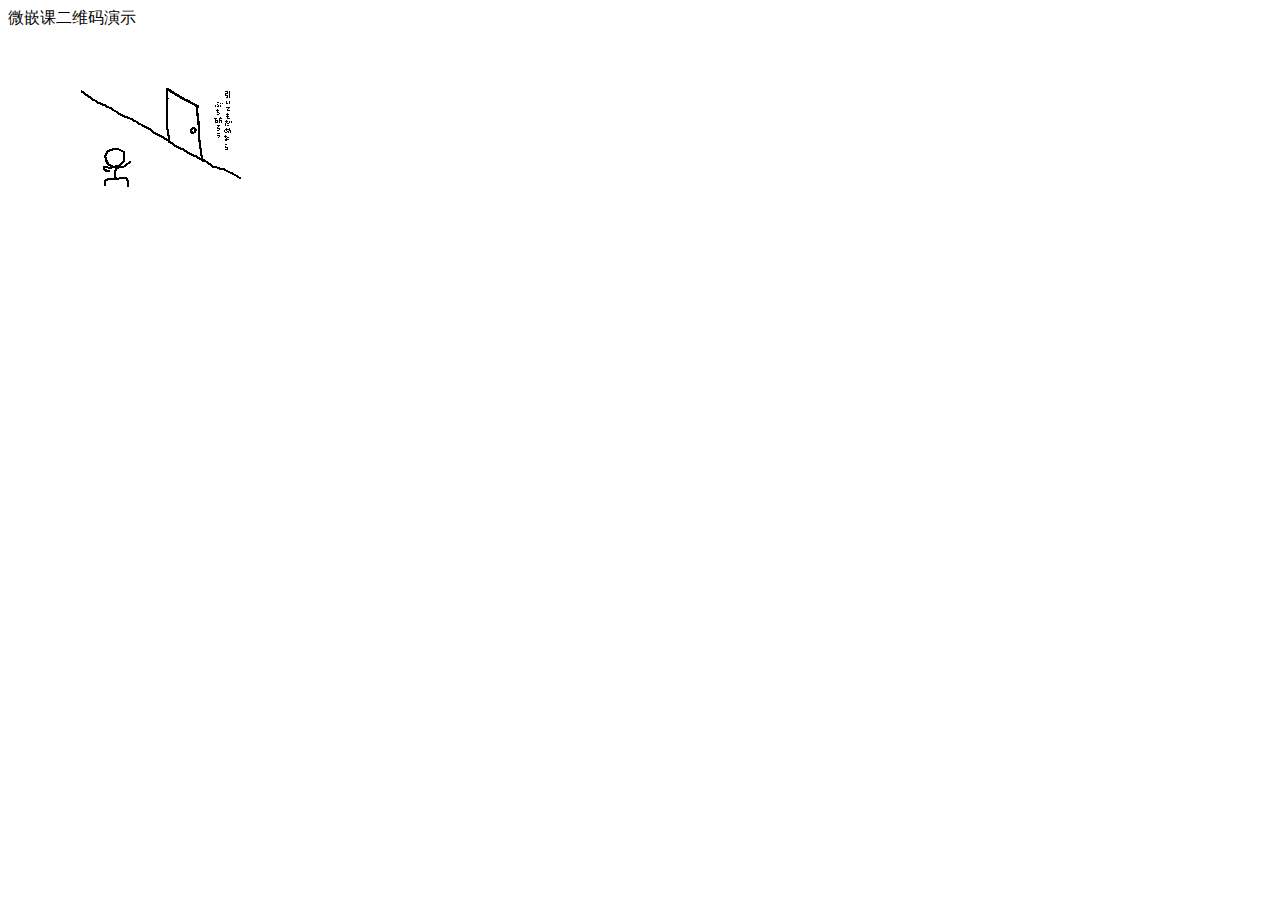
<file: old/2.html>
<!DOCTYPE html>
<html>
<head>
  <meta charset="utf-8">
 
  <title>微嵌</title>
</head>

<body>
	微嵌课二维码演示 <br>
	<div class="image"></div><br />
	<dir>
		<img src="weiqian.gif" alt="" />
	</dir>
</body>
</html>
</file>
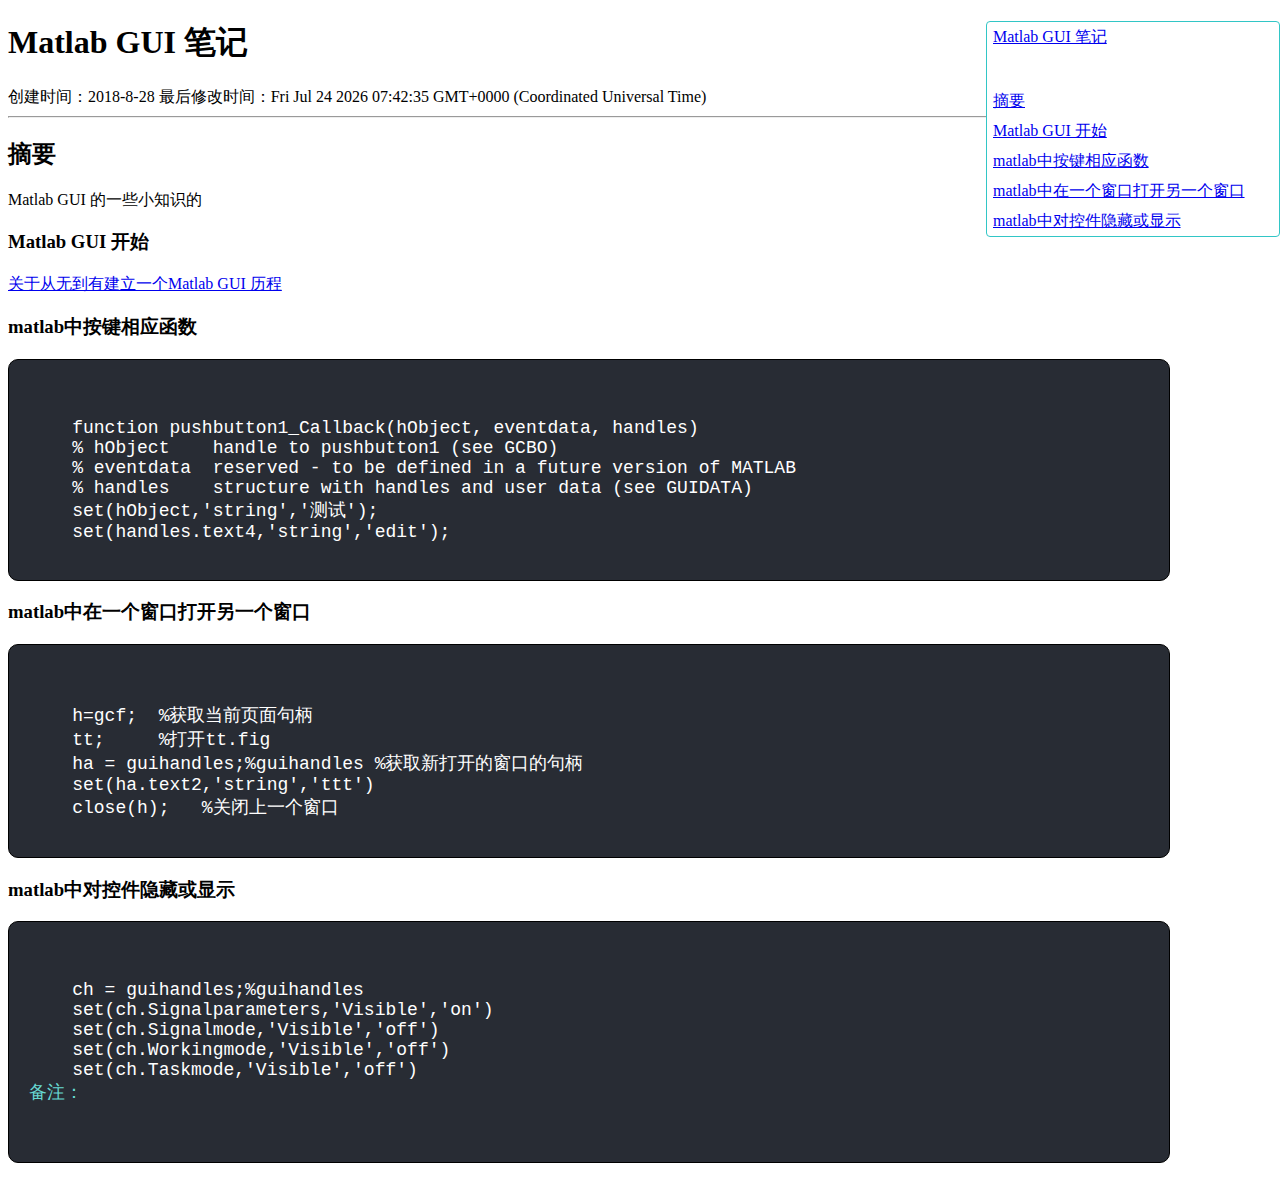
<file: note/Matlab/Matlab_GUI.html>
<!doctype html>
<html>
<head>
<meta charset="utf-8">
<meta http-equiv="X-UA-Compatible" content="IE=Edge,chrome=1" />
<title>Matlab笔记</title>
<script src="./jquery.min.js"></script>

<style>
    #content{padding-right:102px;}
    .menu{width:280px; background:#fff; border:1px #32c6c6 solid; border-radius:4px; position:fixed; right:0; padding:0 6px;}
    .menu a{width:100%; height:30px; line-height:30px; display:inline-block;}
    .codesty{word-wrap: break-word;
            white-space: pre-wrap;
             white-space: -moz-pre-wrap;}
    .mcode{background-color:rgb(40,44,52);
            border: 1px solid #000;
            border-top-left-radius: 10px;
            border-top-right-radius: 10px;
            border-bottom-left-radius: 10px;
            border-bottom-right-radius: 10px;
            padding:20px;
            font-size:18px;
            color:white;}
    .remarks{
            color:rgb(103,216,209);
    }
</style>
<script>
$(document).ready(function(e) {
    $("#content").children().each(function(index, element) {
        var tagName=$(this).get(0).tagName;
        if(tagName.substr(0,1).toUpperCase()=="H"){  
            var contentH=$(this).html();//获取内容
            var markid="mark-"+tagName+"-"+index.toString();
            $(this).attr("id",markid);//为当前h标签设置id
            $(".menu").append("<a href='#"+markid+"'>"+contentH+"</a>");//在目标DIV中添加内容   
        }  
    });
});
</script>
</head>

<body>
<div class="menu"></div>
<div id="content">
<h1>Matlab GUI 笔记</h1>
<div>创建时间：2018-8-28 最后修改时间：<script type="text/javascript">var now=new Date();document.write(now);</script></div>
<hr />
<h2>摘要</h2>
<div>
Matlab GUI 的一些小知识的
</div>
<h3>Matlab GUI 开始</h3>
<div>
<a href="https://blog.csdn.net/zldz14/article/details/82146724">关于从无到有建立一个Matlab GUI 历程</a>
</div>
<h3>matlab中按键相应函数</h3>
<div class="mcode">
<pre class="codesty" ><code>
    function pushbutton1_Callback(hObject, eventdata, handles) 
    % hObject    handle to pushbutton1 (see GCBO)
    % eventdata  reserved - to be defined in a future version of MATLAB
    % handles    structure with handles and user data (see GUIDATA)
    set(hObject,'string','测试');
    set(handles.text4,'string','edit');
</code></pre>
</div>
<h3>matlab中在一个窗口打开另一个窗口</h3>
<div class="mcode">
<pre class="codesty" ><code>
    h=gcf;  %获取当前页面句柄
    tt;     %打开tt.fig
    ha = guihandles;%guihandles %获取新打开的窗口的句柄
    set(ha.text2,'string','ttt')
    close(h);   %关闭上一个窗口
</code></pre>
</div>
<h3>matlab中对控件隐藏或显示</h3>
<div class="mcode">
<pre class="codesty" ><code>
    ch = guihandles;%guihandles
    set(ch.Signalparameters,'Visible','on')
    set(ch.Signalmode,'Visible','off')
    set(ch.Workingmode,'Visible','off')
    set(ch.Taskmode,'Visible','off')
<div class="remarks">备注：</div>
</code></pre>
</div>
</body>
</html>
</file>
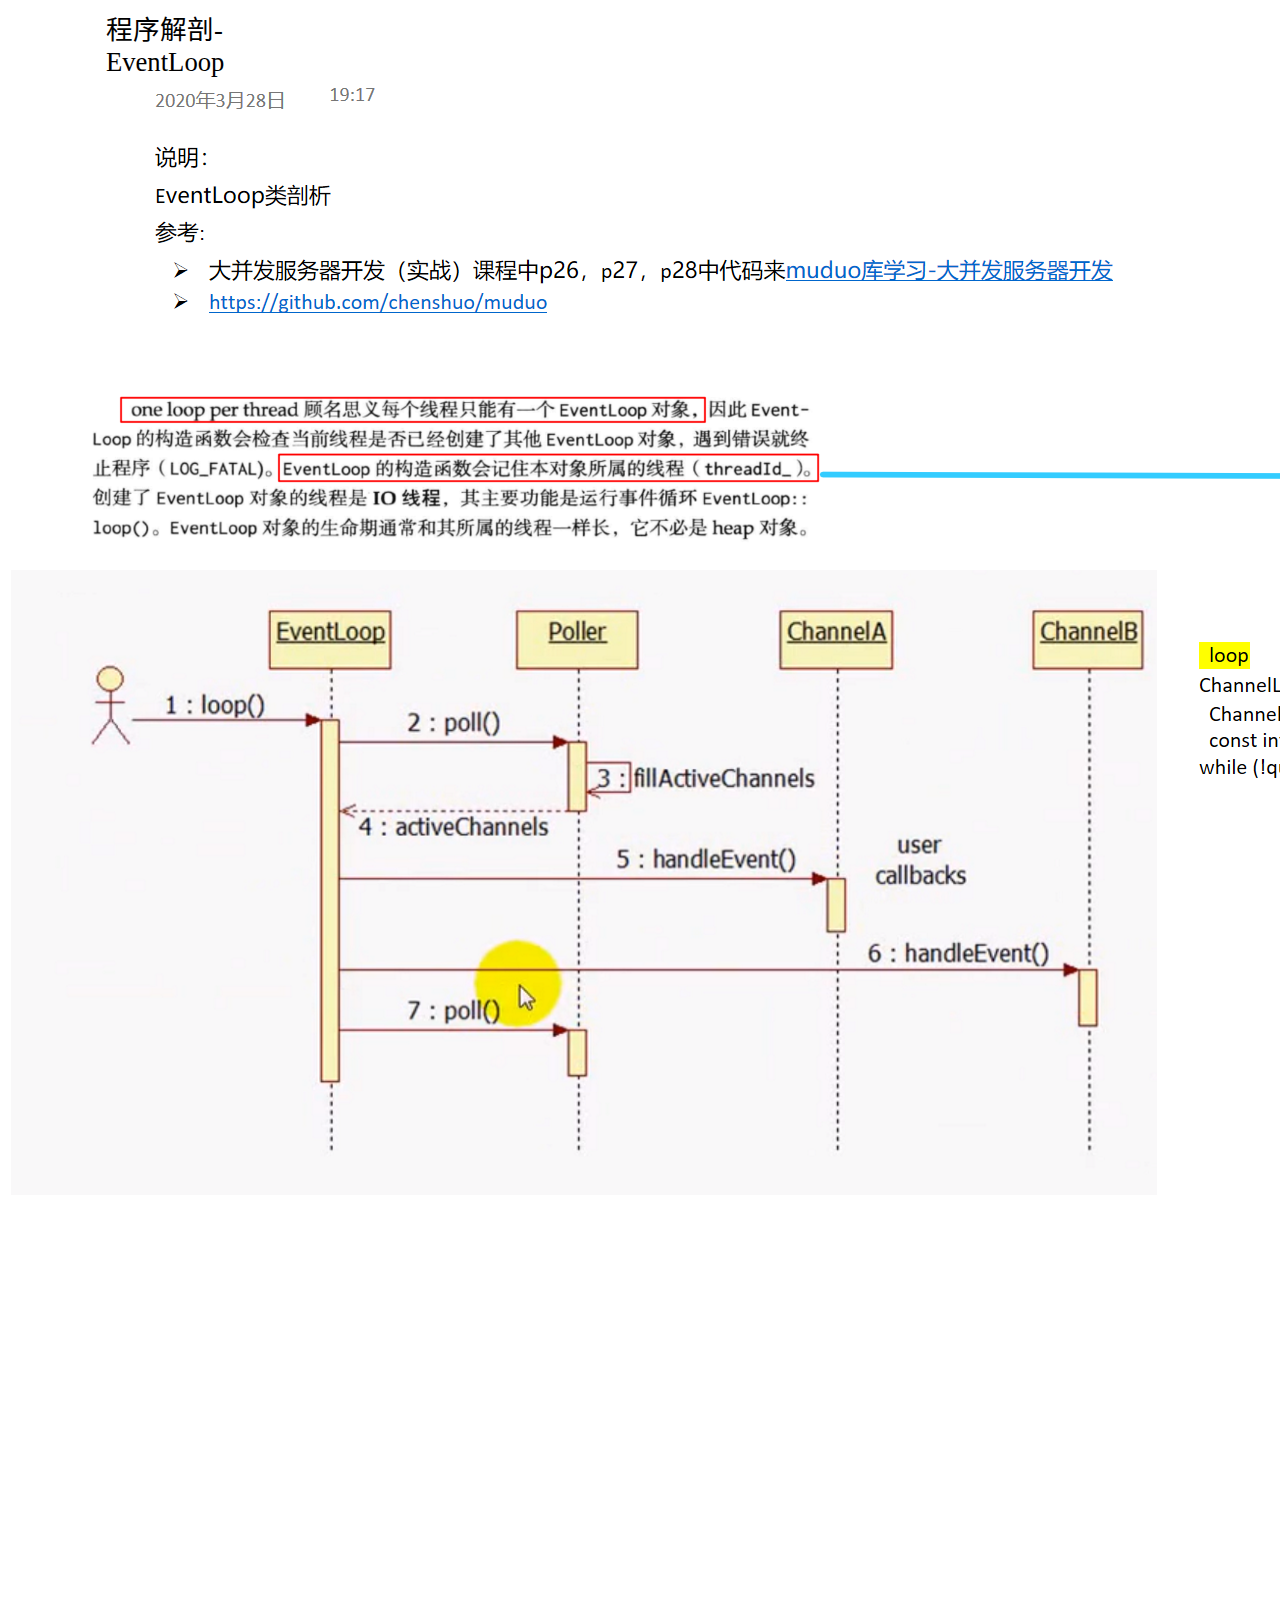
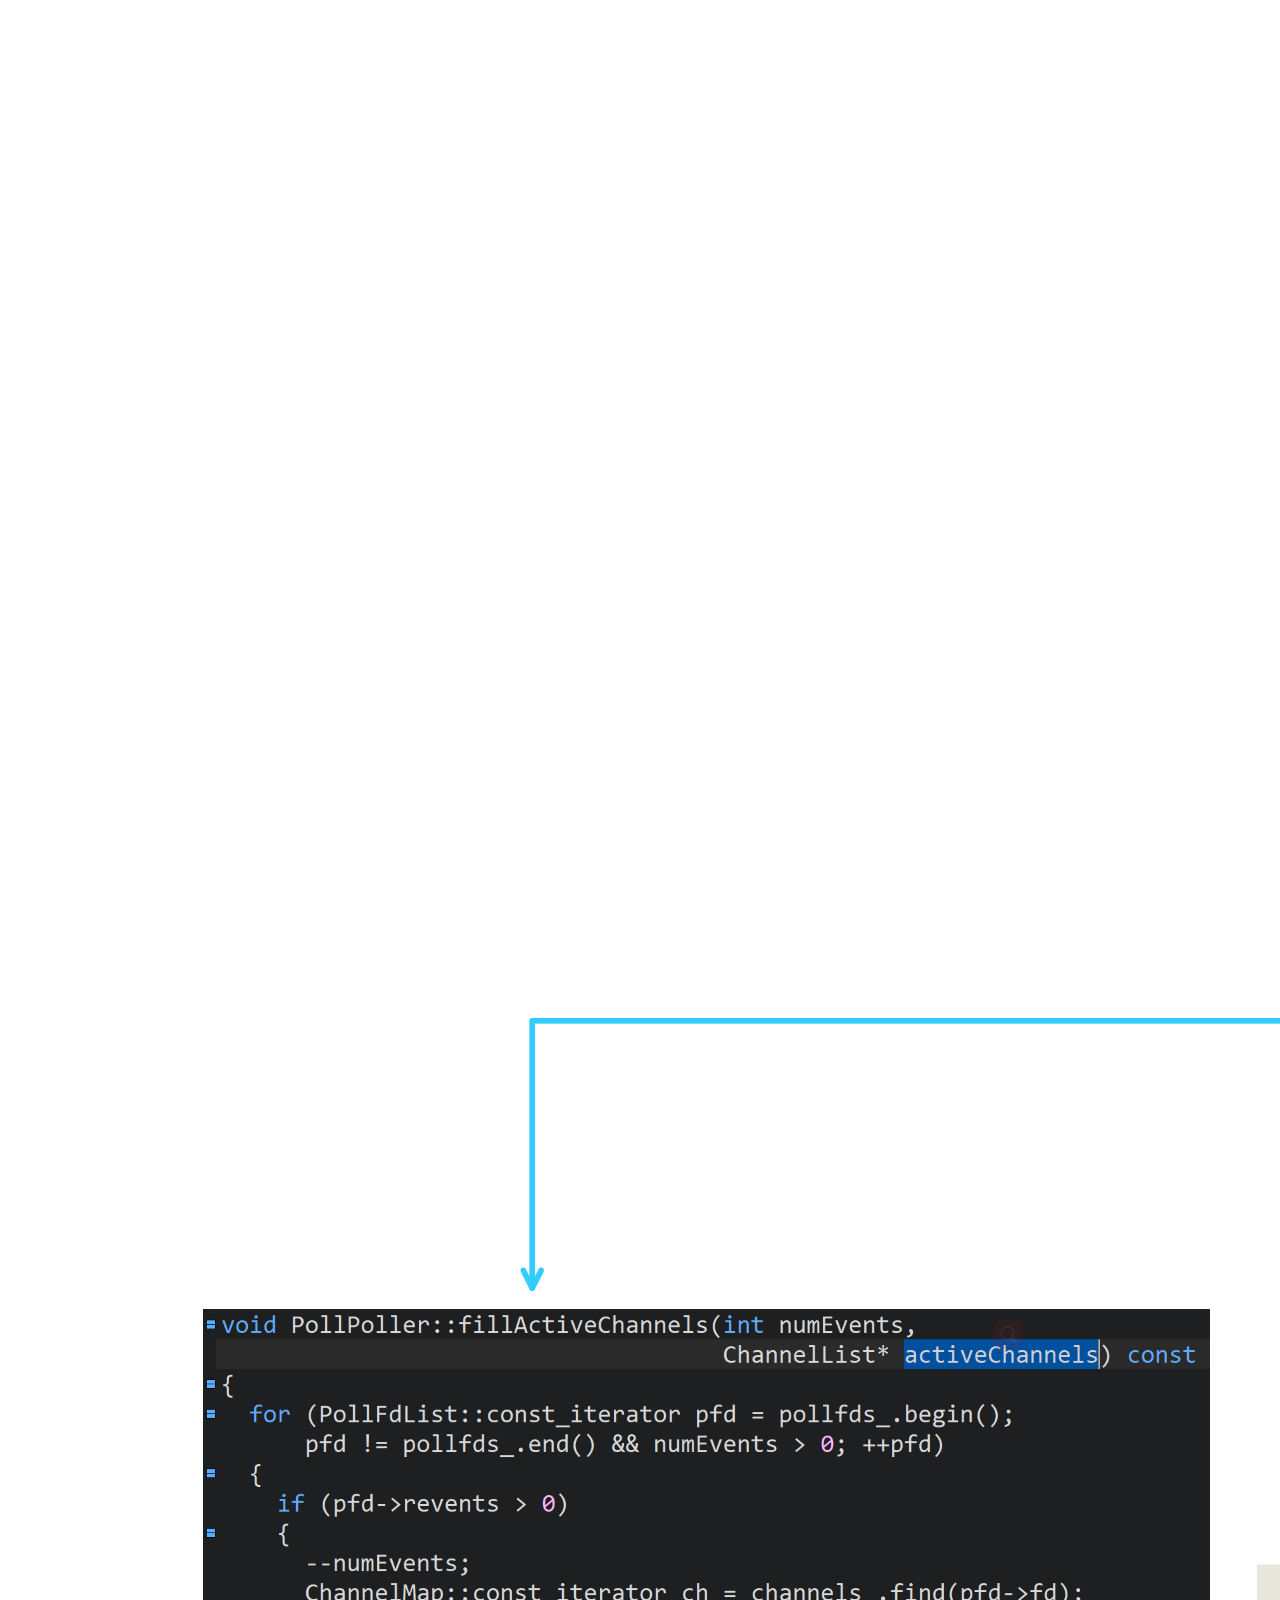
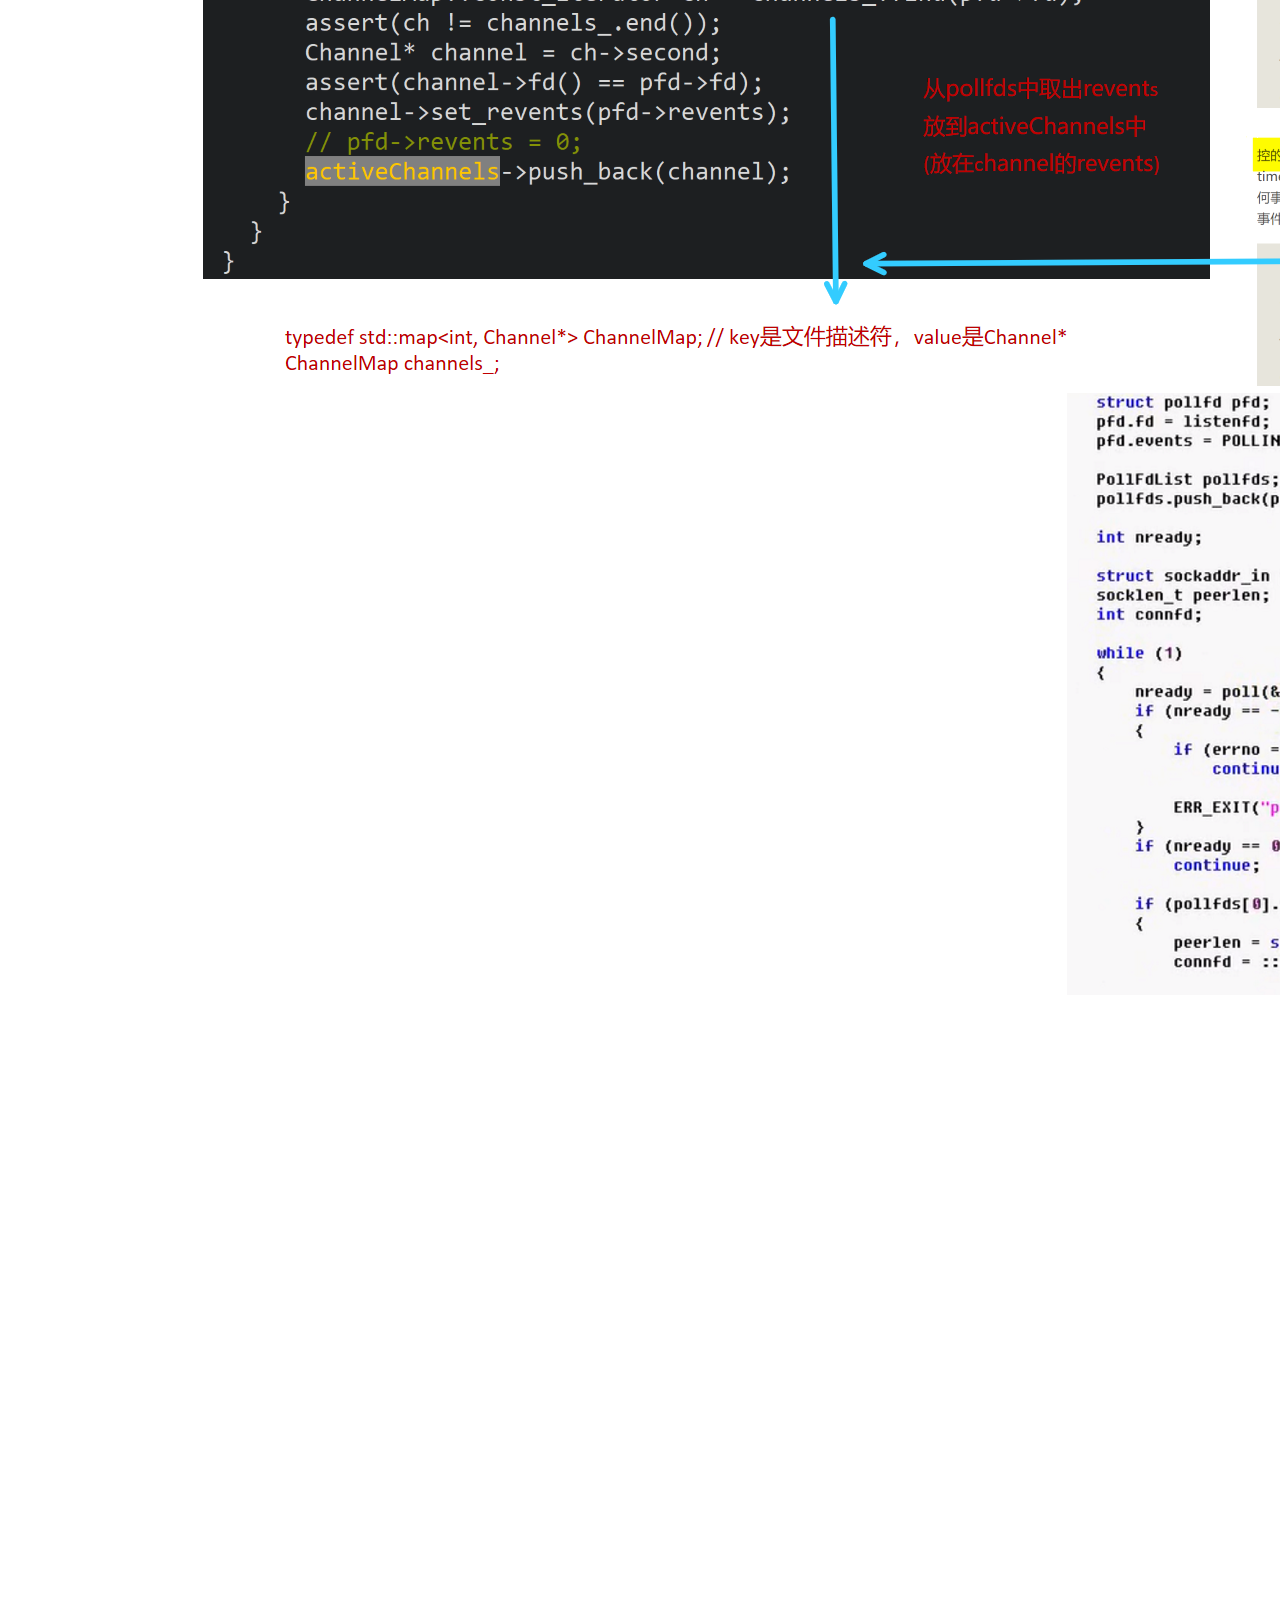
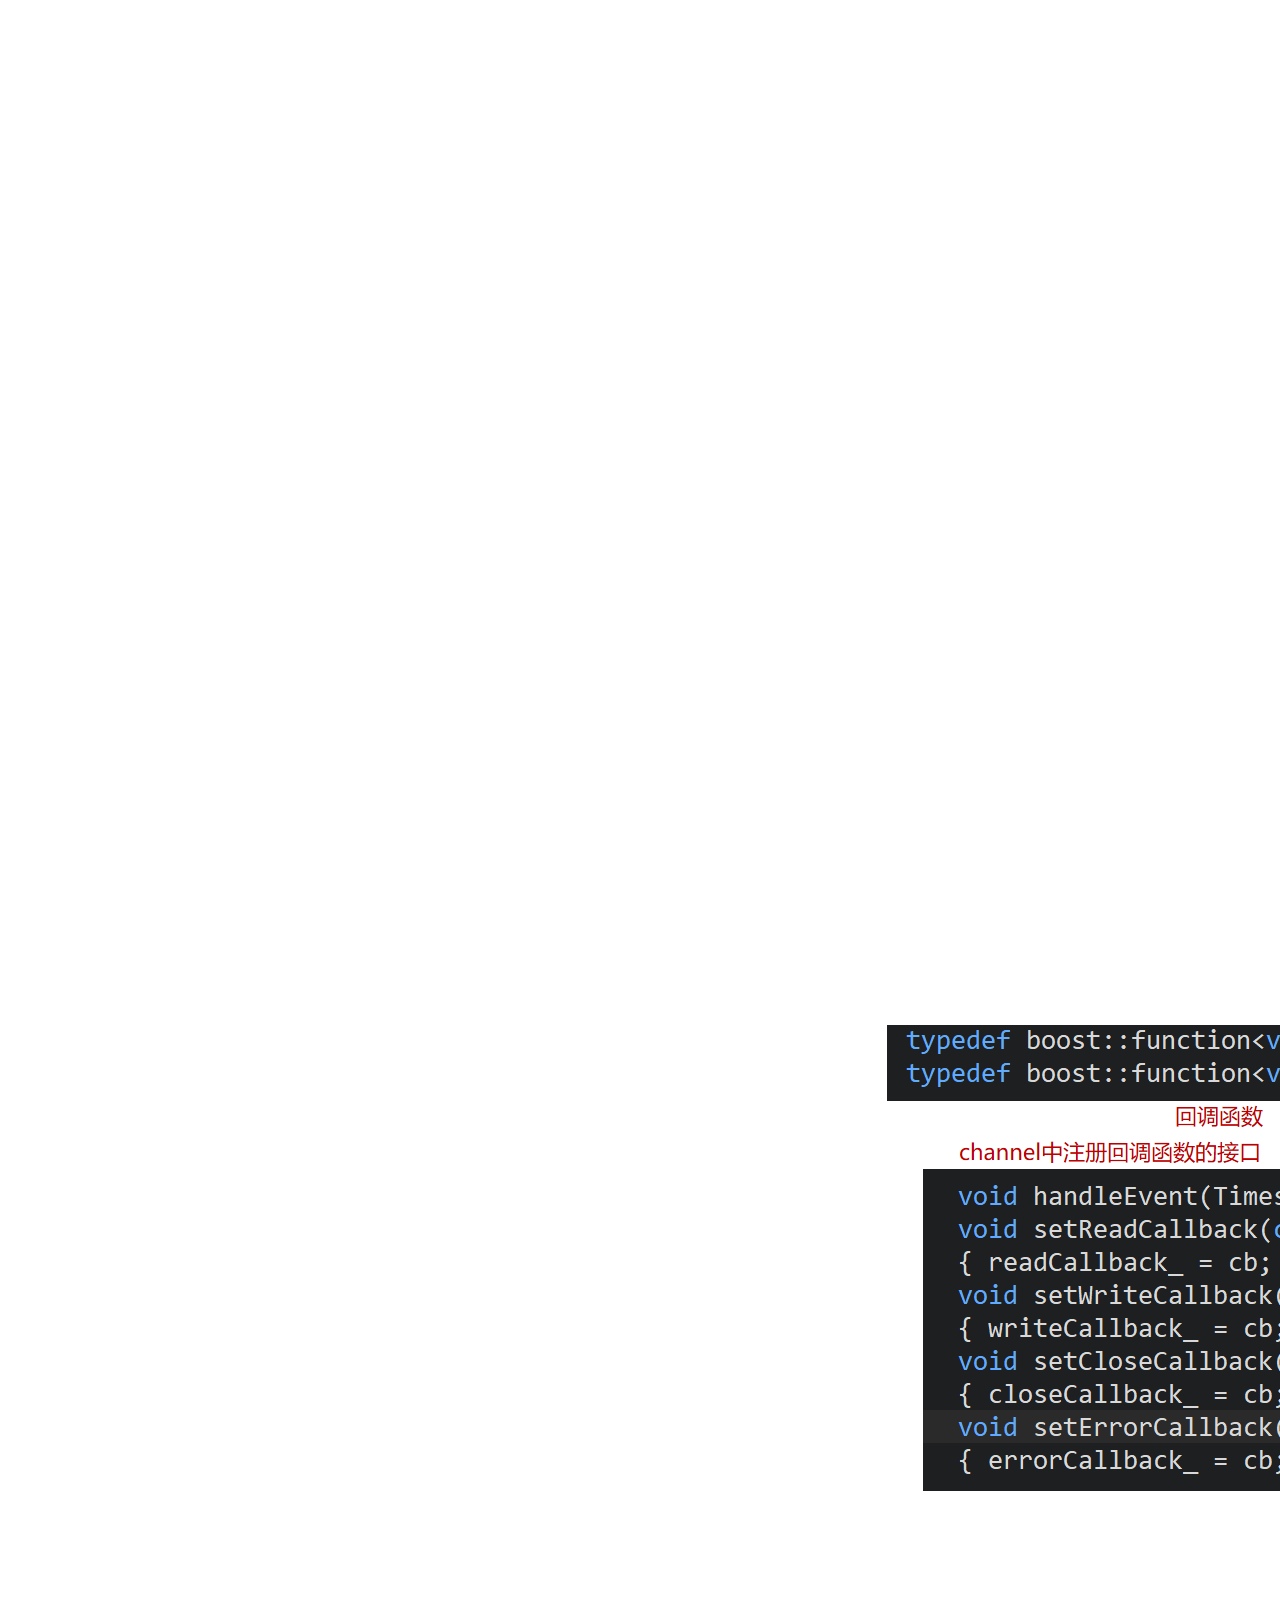
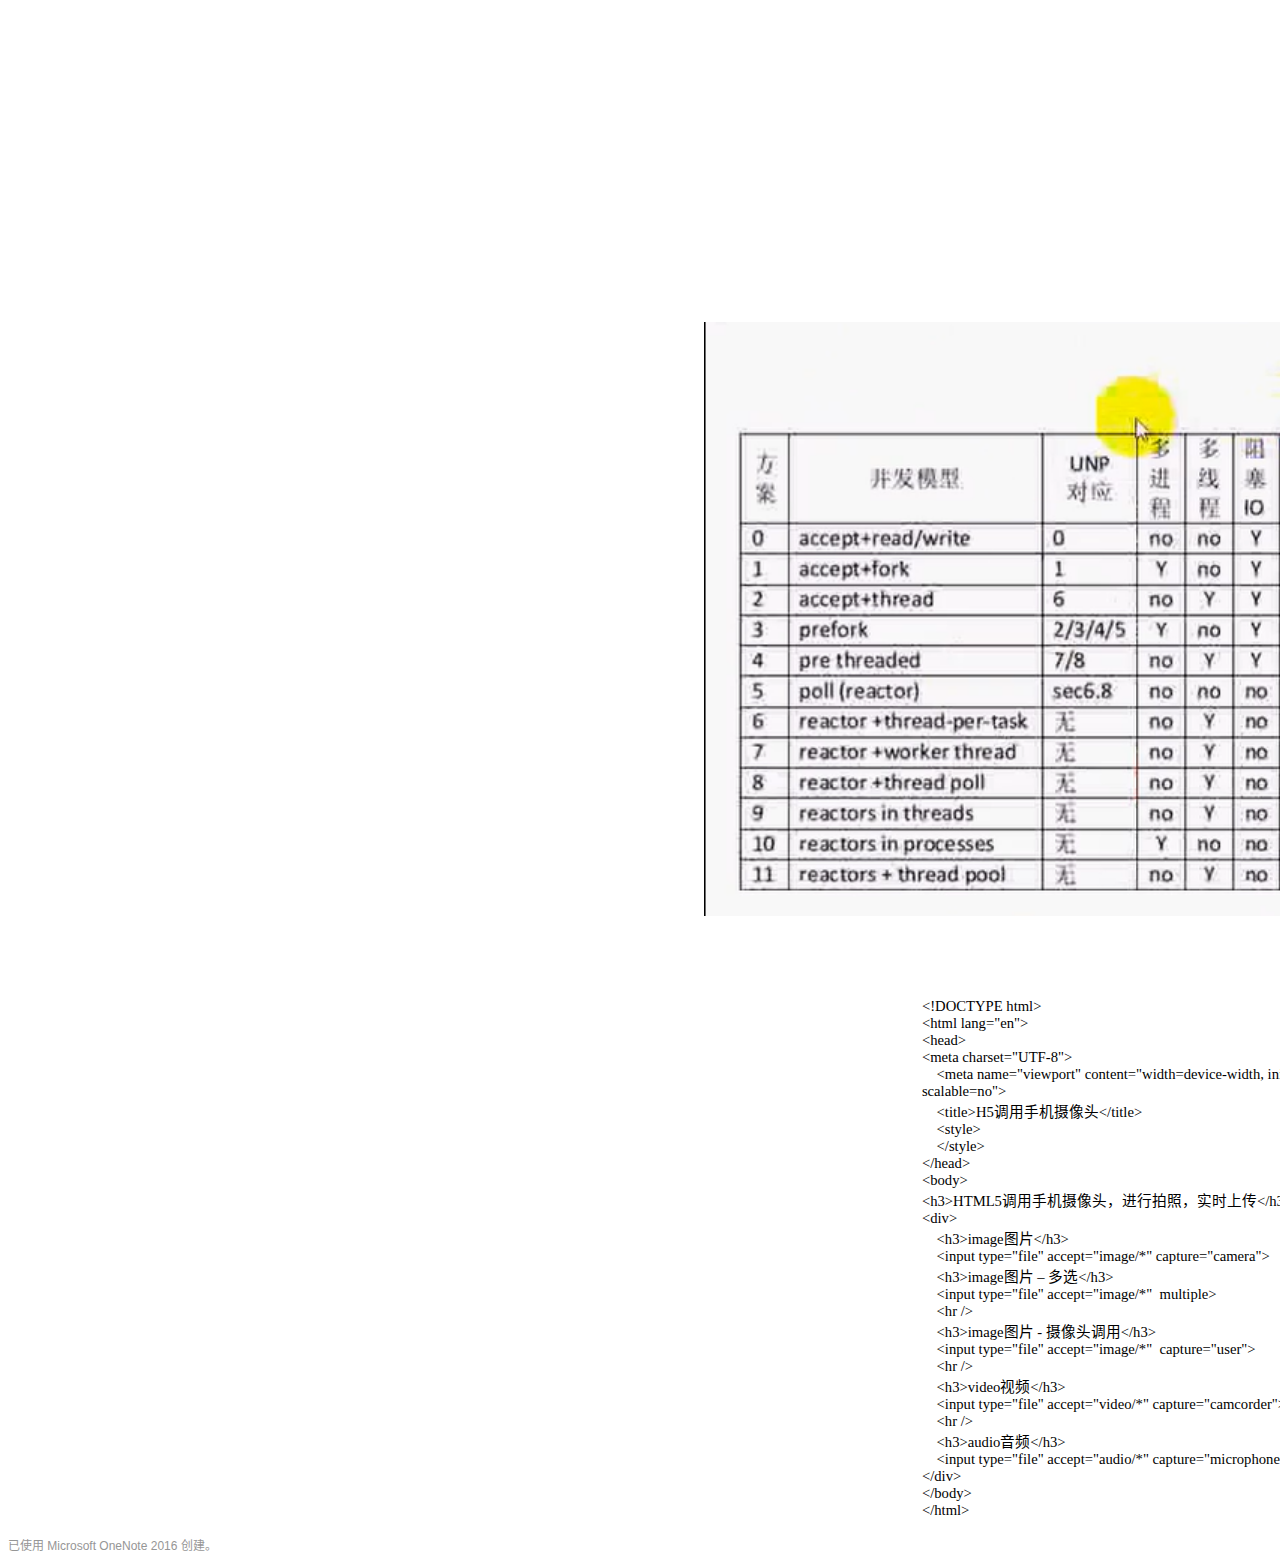
<file: note/muduo/EventLoop.htm>
﻿<!DOCTYPE HTML PUBLIC "-//W3C//DTD HTML 4.0 Transitional//EN">
<HTML xmlns="http://www.w3.org/TR/REC-html40" xmlns:o = 
"urn:schemas-microsoft-com:office:office" xmlns:dt = 
"uuid:C2F41010-65B3-11d1-A29F-00AA00C14882"><HEAD><META content="IE=5.0000" 
http-equiv="X-UA-Compatible">

<META content="text/html; charset=utf-8" http-equiv=Content-Type>
<META name=ProgId content=OneNote.File>
<META name=GENERATOR content="MSHTML 11.00.10570.1001"><LINK id=Main-File 
rel=Main-File href="file4560.htm"><LINK rel=File-List 
href="file4560.files/filelist.xml"></HEAD>
<BODY lang=zh-CN style="FONT-SIZE: 11pt; FONT-FAMILY: Calibri">
<DIV style="DIRECTION: ltr">
<DIV style="WIDTH: 36.915in; MARGIN-TOP: 0in; DIRECTION: ltr; MARGIN-LEFT: 0in">
<DIV 
style="WIDTH: 2.25in; MARGIN-TOP: 0in; DIRECTION: ltr; MARGIN-LEFT: 1.02in">
<P style="FONT-SIZE: 20pt; MARGIN: 0in"><SPAN lang=zh-CN 
style='FONT-FAMILY: "Microsoft YaHei"'>程序解剖</SPAN><SPAN lang=en-US 
style='FONT-FAMILY: "Calibri Light"'>-</SPAN><SPAN lang=x-none 
style="FONT-FAMILY: Calibri">E</SPAN><SPAN lang=en-US 
style='FONT-FAMILY: "Calibri Light"'>ventLoop</SPAN></P></DIV>
<DIV 
style="WIDTH: 27.165in; MARGIN-TOP: 0.042in; DIRECTION: ltr; MARGIN-LEFT: 0in"><NOBR><IMG 
alt='  loop&#13;&#10;ChannelList activeChannels_;&#9;&#9;// Poller返回的活动通道&#13;&#10;  Channel* currentActiveChannel_;&#9;// 当前正在处理的活动通道&#13;&#10;  const int kPollTimeMs = 10000;&#13;&#10;while (!quit_)&#13;&#10;程序解剖-EventLoop&#13;&#10;&#13;&#10;首先是EventLoop构造函数&#13;&#10;未命名图片.png EventLoop: : EventLoop() &#10;looping _ (false), &#10;quit _ (false) , &#10;eventHand1ing_(fa1se) , &#10;threadld_(CurrentThread: :tid()), &#10;[poller (Poller: :newDefau1tP011er(this)), &#10;currentActiveChanne1_lNULLj &#13;&#10;未命名图片 砧板&#13;&#10;墨迹绘图&#13;&#10;墨迹绘图&#13;&#10;墨迹绘图&#13;&#10;未命名图片.png DefaultPoller.cc &#10;EPoIlPoller.cc &#10;EPollPoller.h &#10;PollPoIler.cc &#10;PollPoller_h &#10;16 &#10;17 &#10;20 = &#10;21 &#10;22 &#10;23 &#10;25 &#10;26 &#10;27 &#10;28 &#10;Poller* Pollen: :newDefau1tP011er(EventLoop* loop) &#10;: : getenv( " ) ) &#10;return new PollP011er(100p); &#10;return new EP011P011er(100p); &#13;&#10;newDefaultPoller的实现位于muduo/net/poller/DefaultPoller.cc&#13;&#10;未命名图片.png class POI &#10;public: &#10;public Poller &#10;PollP011er(EventLoop* loop); &#10;virtual NP011P011er(); &#10;virtual Timestamp poll(int timeout-Ms, ChannelList* activeChanne1s); &#10;virtual void channel); &#10;virtual void channel); &#10;private: &#10;void fillActiveChanne1s(int numEvents, &#10;ChannelList* activeChanne1s) const; &#10;typedef std: pollfd> PollFdList; &#10;// key}d: &#10;typedef std: ChannelMap; &#10;PollFdList pollfds_ &#10;ChannelMap channels_; &#13;&#10;墨迹绘图&#13;&#10;未命名图片.png class EP011P011er . &#10;public: &#10;public Poller &#10;loop); &#10;virtual NE-PollP011er(); &#10;virtual Timestamp poll(int timeoutMs, ChannelList* activeChanne1s); &#10;virtual void updateChanne1(Channe1* channel); &#10;virtual void removeChanne1(Channe1* channel); &#10;private: &#10;static const int klnitEventListSize = 16; &#10;• void fillActiveChanne1s(int numEvents, &#10;ChannelList* activeChanne1s) const; &#10;void update(int operation, Channel* channel); &#10;typedef std: EventList; &#10;typedef std: Channelmap; &#10;int epollfd • &#10;EventList events • &#10;ChannelMap channels _ • &#13;&#10;墨迹绘图&#13;&#10;墨迹绘图&#13;&#10;boost::scoped_ptr<Poller> poller_;&#13;&#10;&#13;&#10;说明：&#13;&#10;EventLoop类剖析&#13;&#10;大并发服务器开发（实战）课程中p26，p27，p28中代码来�HYPERLINK "https://www.bilibili.com/video/BV11b411q7zr?p=26"muduo库学习-大并发服务器开发&#13;&#10;�HYPERLINK "https://github.com/chenshuo/muduo"https://github.com/chenshuo/muduo&#13;&#10;参考:&#13;&#10;未命名图片.png onel &#10;thread 顾 名 思 义 每 个 线 程 只 能 有 一 个 EventLoop 对 象 ， 因 此 Event- &#10;Loop 的 构 造 函 数 会 检 查 当 前 线 程 是 否 已 经 创 建 了 其 他 EventLoop 对 象 ， 遇 到 错 误 就 终 &#10;止 程 序 （ LOG-FATAL)0 一 &#10;创 建 了 EventLoop 对 象 的 线 程 是 10 线 程 ， 其 主 要 功 能 是 运 行 事 件 循 环 EventLoop: ． &#10;1 佣 p （ ） 。 EventLoop 对 象 的 生 命 期 通 常 和 其 所 属 的 线 程 一 样 长 ， 它 不 必 是 heap 对 象 &#13;&#10;墨迹绘图&#13;&#10;未命名图片.png Poller &#10;2 : poll() &#10;ChannelA &#10;ChannelB &#10;: fillActiveChannels . &#10;4 : activeChannels &#10;5 : tmdleEvent() &#10;callbacks &#10;6 : handleEvent() &#10;7: &#13;&#10;2020年3月28日&#13;&#10;19:17&#13;&#10;' 
src="程序解剖-EventLoop_files/mht4784(1).tmp" width=2880 height=1440><IMG 
alt="未命名图片.png EventLoop: : EventLoop() &#10;looping _ (false), &#10;quit _ (false) , &#10;eventHand1ing_(fa1se) , &#10;threadld_(CurrentThread: :tid()), &#10;[poller (Poller: :newDefau1tP011er(this)), &#10;currentActiveChanne1_lNULLj &#13;&#10;未命名图片.png class EP011P011er . &#10;public: &#10;public Poller &#10;loop); &#10;virtual NE-PollP011er(); &#10;virtual Timestamp poll(int timeoutMs, ChannelList* activeChanne1s); &#10;virtual void updateChanne1(Channe1* channel); &#10;virtual void removeChanne1(Channe1* channel); &#10;private: &#10;static const int klnitEventListSize = 16; &#10;• void fillActiveChanne1s(int numEvents, &#10;ChannelList* activeChanne1s) const; &#10;void update(int operation, Channel* channel); &#10;typedef std: EventList; &#10;typedef std: Channelmap; &#10;int epollfd • &#10;EventList events • &#10;ChannelMap channels _ • &#13;&#10;墨迹绘图&#13;&#10;墨迹绘图&#13;&#10;" 
src="程序解剖-EventLoop_files/mht4797(1).tmp" width=1032 height=1440><BR><IMG 
alt="未命名图片.png class POI &#10;public: &#10;public Poller &#10;PollP011er(EventLoop* loop); &#10;virtual NP011P011er(); &#10;virtual Timestamp poll(int timeout-Ms, ChannelList* activeChanne1s); &#10;virtual void channel); &#10;virtual void channel); &#10;private: &#10;void fillActiveChanne1s(int numEvents, &#10;ChannelList* activeChanne1s) const; &#10;typedef std: pollfd> PollFdList; &#10;// key}d: &#10;typedef std: ChannelMap; &#10;PollFdList pollfds_ &#10;ChannelMap channels_; &#13;&#10;未命名图片.png class EP011P011er . &#10;public: &#10;public Poller &#10;loop); &#10;virtual NE-PollP011er(); &#10;virtual Timestamp poll(int timeoutMs, ChannelList* activeChanne1s); &#10;virtual void updateChanne1(Channe1* channel); &#10;virtual void removeChanne1(Channe1* channel); &#10;private: &#10;static const int klnitEventListSize = 16; &#10;• void fillActiveChanne1s(int numEvents, &#10;ChannelList* activeChanne1s) const; &#10;void update(int operation, Channel* channel); &#10;typedef std: EventList; &#10;typedef std: Channelmap; &#10;int epollfd • &#10;EventList events • &#10;ChannelMap channels _ • &#13;&#10;未命名图片.png POI &#10;Polle &#10;loop) &#10;: Poller(loop) &#13;&#10;PollPoller的构造函数&#13;&#10;墨迹绘图&#13;&#10;墨迹绘图&#13;&#10;墨迹绘图&#13;&#10;" 
src="程序解剖-EventLoop_files/mht479A(1).tmp" width=2880 height=480><IMG 
alt="未命名图片.png class EP011P011er . &#10;public: &#10;public Poller &#10;loop); &#10;virtual NE-PollP011er(); &#10;virtual Timestamp poll(int timeoutMs, ChannelList* activeChanne1s); &#10;virtual void updateChanne1(Channe1* channel); &#10;virtual void removeChanne1(Channe1* channel); &#10;private: &#10;static const int klnitEventListSize = 16; &#10;• void fillActiveChanne1s(int numEvents, &#10;ChannelList* activeChanne1s) const; &#10;void update(int operation, Channel* channel); &#10;typedef std: EventList; &#10;typedef std: Channelmap; &#10;int epollfd • &#10;EventList events • &#10;ChannelMap channels _ • &#13;&#10;" 
src="程序解剖-EventLoop_files/mht47AD(1).tmp" width=1032 
height=480><BR></NOBR></DIV>
<DIV 
style="WIDTH: 34.916in; MARGIN-TOP: 0.031in; DIRECTION: ltr; MARGIN-LEFT: 1.999in"><NOBR><IMG 
alt="未命名图片.png Poller: : Ioop) &#10;Poller: &#13;&#10;未命名图片.png private: &#10;EventLoop* ownerLoop • &#10;// PollerFYiWEventLoop &#13;&#10;PollPoller.h&#13;&#10;墨迹绘图&#13;&#10;墨迹绘图&#13;&#10;墨迹绘图&#13;&#10;未命名图片.png Timestamp PollP011er: : poll(int timeoutMs, ChannelList* activeChanne1s) &#10;// XXX pollfds_ shouldn't change &#10;int numEvents = : pollfds_.size(), timeoutMs); &#10;Timestamp now(Timestamp: : now() ) ; &#10;if (numEvents > 0) &#10;LOG _ TRACE numEvents &quot; events happended&quot; ; &#10;fillActiveChanne1s(numEvents, activeChanne1s); &#10;else if (numEvents 0) &#10;LOG TRACE &#10;else &#10;LOG SYSERR &#10;return now; &#10;' nothing happended&quot;; &#10;&quot; ponpoller: : ) &quot; ; &#13;&#10;Timestamp PollPoller::poll(int timeoutMs, ChannelList* activeChannels)&#13;&#10;未命名图片.png 5*1øe0); &#10;while (!quit_) &#10;activeChanne1s_. clear( ) ; &#10;pollReturnTime_ = poller &#10;//++iteration_ &#10;if (Logger: &#10;printActiveChanne1s( ) ; &#10;&amp;activeChanne1s_) ; &#10;- Logger: : TRACE) &#10;// TODO sort channel by priority &#10;eventHand1ing_ true; &#10;for (ChannelList: :iterator it = activeChanne1s_.begin(); &#10;it activeChanne1s_.end(); ++it) &#10;currentActiveChanne1 &#10;currentActiveChanne1 &#10;eventHand1ing_ = false; &#10;//doPendingFunctors(); &#10;= *it; &#10;currentActiveChanne1_- >hand1eEvent (pollReturnTime_) ; &#10;= NULL; &#13;&#10;墨迹绘图&#13;&#10;墨迹绘图&#13;&#10;墨迹绘图&#13;&#10;const int kPollTimeMs = 10000;&#13;&#10;       #include <poll.h>&#13;&#10;       int poll(struct pollfd *fds, nfds_t nfds, int timeout);&#13;&#10;&#13;&#10;           struct pollfd {&#13;&#10;               int   fd;         /* file descriptor */&#13;&#10;               short events;     /* requested events */&#13;&#10;               short revents;    /* returned events */&#13;&#10;           };&#13;&#10;&#13;&#10;The caller should specify the number of items in the fds array in nfds.&#13;&#10;墨迹绘图&#13;&#10;未命名图片.png struct pollfd ( &#10;int fd, / / 文 件 描 述 符 &#10;sh 。 events, / / 要 求 查 洵 的 事 件 掩 码 &#10;sh 。 revents; / / 返 回 的 事 件 掩 码 &#10;int poll(struct pollfd *ufds, unsigned int nfds, int timeout); &#10;p 。 函 数 使 用 p 。 d 类 型 的 结 构 来 监 控 一 组 文 件 句 柄 , ufds 是 要 监 控 的 文 件 句 柄 集 合 , nfds 是 监 &#10;控 的 文 件 句 柄 数 量 , time 。 ut 是 等 待 的 毫 秒 数 , 这 段 时 间 内 无 论 | / 0 是 否 准 备 好 , p 。 Ⅱ 都 会 返 回 。 &#10;time 。 ut 为 负 数 表 示 无 线 等 待 , time 。 ut 为 0 表 示 调 用 后 立 即 返 回 , 执 行 结 果 : 为 0 表 示 超 时 前 没 有 任 &#10;何 事 件 发 生 ; 一 1 表 示 失 败 ; 成 功 则 返 回 结 构 体 中 revents 不 为 0 的 文 件 描 述 符 个 数 · p 。 Ⅱ fd 结 构 监 控 的 &#10;事 件 类 型 如 下 , &#10;5 , &#10;#define POLLIN 0x0001 &#10;#define POLLPRI 0 × 0002 &#10;#defi ne POLLOUT 0x0004 &#10;#define POLLERR 0x0008 &#10;#define POLLHUP 0 × 0010 &#10;#defi ne POLLNVAL 0x0020 &#13;&#10;墨迹绘图&#13;&#10;墨迹绘图&#13;&#10;墨迹绘图&#13;&#10;typedef std::vector<struct pollfd> PollFdList;&#13;&#10;           struct pollfd {&#13;&#10;               int   fd;         /* file descriptor */&#13;&#10;               short events;     /* requested events */&#13;&#10;               short revents;    /* returned events */&#13;&#10;&#13;&#10;           };&#13;&#10;PollFdList pollfds_; &#13;&#10;墨迹绘图&#13;&#10;未命名图片.png = void PollP011er: :fi11ActiveChanne1s(int numEvents, &#10;ChannelList* activeChanne1sl) const &#10;for (PollFdList: : const _ iterator pfd = &#10;pollfds_. begin(); &#10;pollfds_. end() &amp;&amp; numEvents > 0; ++pfd) &#10;pfd ! = &#10;if (pfd->revents > 0) &#10;-numEvents; &#10;ChannelMap: : const _ iterator ch &#10;= channels_.find(pfd->fd); &#10;assert(ch != channels_.end()); &#10;Channel* channel &#10;= ch->second; &#10;assert(channel->fd() &#10;pfd- >fd) ; &#10;// pfd->revents - e &#10;h _ back ( channel ) ; &#13;&#10;墨迹绘图&#13;&#10;墨迹绘图&#13;&#10;activeChannels是传出参数&#13;&#10;墨迹绘图&#13;&#10;从pollfds中取出revents&#13;&#10;放到activeChannels中&#13;&#10;(放在channel的revents)&#13;&#10;墨迹绘图&#13;&#10;EventLoop.cc&#13;&#10;墨迹绘图&#13;&#10;墨迹绘图&#13;&#10;墨迹绘图&#13;&#10;未命名图片.png Timestamp EP011P011er: :poll(int timeoutMs, ChannelList* activeChanne1s) &#10;int numEvents = : &#10;begin(), &#10;static_cast<int>(events_. size() ) &#10;timeoutMs ) ; &#10;Timestamp now(Timestamp: :now()); &#10;if (numEvents > 0) &#10;&quot; events happended&quot;; &#10;LOG TRACE numEvents &#10;fillActiveChanne1s(numEvents, activeChanne1s) ; &#10;if (implicit_cast<size_t>(numEvents) &#10;events &#10;events_. resize (events_. size()*2) ; &#10;else if (numEvents 0) &#10;size()) &#10;LOG TRACE &#10;else &#10;LOG SYSERR &#10;return now; &#10;&quot; nothing happended&quot;; &#10;&quot;EP011P011er: • &#10;. poll()&quot;; &#13;&#10;" 
src="程序解剖-EventLoop_files/mht47B0(1).tmp" width=2880 height=1440><IMG 
alt='墨迹绘图&#13;&#10;未命名图片.png Timestamp EP011P011er: :poll(int timeoutMs, ChannelList* activeChanne1s) &#10;int numEvents = : &#10;begin(), &#10;static_cast<int>(events_. size() ) &#10;timeoutMs ) ; &#10;Timestamp now(Timestamp: :now()); &#10;if (numEvents > 0) &#10;" events happended"; &#10;LOG TRACE numEvents &#10;fillActiveChanne1s(numEvents, activeChanne1s) ; &#10;if (implicit_cast<size_t>(numEvents) &#10;events &#10;events_. resize (events_. size()*2) ; &#10;else if (numEvents 0) &#10;size()) &#10;LOG TRACE &#10;else &#10;LOG SYSERR &#10;return now; &#10;" nothing happended"; &#10;"EP011P011er: • &#10;. poll()"; &#13;&#10;未命名图片.png 1 &#10;2 &#10;3 &#10;4 &#10;5 &#10;6 &#10;7 &#10;8 &#10;9 &#10;10 &#10;11 &#10;12 &#10;13 &#10;typedef union epoll_data { &#10;void *ptr; &#10;int fd; &#10;Ilint32 t u32; &#10;uint64 t u64; &#10;struct epott_event { &#10;uint32 t events; &#10;data; &#10;/ • EpotZ events &#10;/ * User data variable */ &#13;&#10;墨迹绘图&#13;&#10;未命名图片.png typedef std: &#10;typedef std: :map<int, Channel*> ChannelMap; &#10;int epollfd_ &#10;EventListl events_, &#10;ChannelMap channels &#13;&#10;墨迹绘图&#13;&#10;未命名图片.png : void EP011P011er: numEvents, &#10;ChannelList* activeChanne1s) const &#10;<= —•size()); &#10;for (int i = O; &#10;i < numEvents; ++i) &#10;Channel* channel = &#10;. data. ptr) ; &#10;= #ifndef NDEBUG &#10;int fd = channel->fd(); &#10;ChannelMap: : const _ iterator it &#10;= channels_.find(fd); &#10;assert(it channels_.end()); &#10;channel); &#10;#endif &#10;channel - • events) ; &#10;activeChanne1s- ; &#13;&#10;墨迹绘图&#13;&#10;' 
src="程序解剖-EventLoop_files/mht47C2(1).tmp" width=2148 height=1440><BR><IMG 
alt="未命名图片.png 5*1øe0); &#10;while (!quit_) &#10;activeChanne1s_. clear( ) ; &#10;pollReturnTime_ = poller &#10;//++iteration_ &#10;if (Logger: &#10;printActiveChanne1s( ) ; &#10;&amp;activeChanne1s_) ; &#10;- Logger: : TRACE) &#10;// TODO sort channel by priority &#10;eventHand1ing_ true; &#10;for (ChannelList: :iterator it = activeChanne1s_.begin(); &#10;it activeChanne1s_.end(); ++it) &#10;currentActiveChanne1 &#10;currentActiveChanne1 &#10;eventHand1ing_ = false; &#10;//doPendingFunctors(); &#10;= *it; &#10;currentActiveChanne1_- >hand1eEvent (pollReturnTime_) ; &#10;= NULL; &#13;&#10;未命名图片.png struct pollfd ( &#10;int fd, / / 文 件 描 述 符 &#10;sh 。 events, / / 要 求 查 洵 的 事 件 掩 码 &#10;sh 。 revents; / / 返 回 的 事 件 掩 码 &#10;int poll(struct pollfd *ufds, unsigned int nfds, int timeout); &#10;p 。 函 数 使 用 p 。 d 类 型 的 结 构 来 监 控 一 组 文 件 句 柄 , ufds 是 要 监 控 的 文 件 句 柄 集 合 , nfds 是 监 &#10;控 的 文 件 句 柄 数 量 , time 。 ut 是 等 待 的 毫 秒 数 , 这 段 时 间 内 无 论 | / 0 是 否 准 备 好 , p 。 Ⅱ 都 会 返 回 。 &#10;time 。 ut 为 负 数 表 示 无 线 等 待 , time 。 ut 为 0 表 示 调 用 后 立 即 返 回 , 执 行 结 果 : 为 0 表 示 超 时 前 没 有 任 &#10;何 事 件 发 生 ; 一 1 表 示 失 败 ; 成 功 则 返 回 结 构 体 中 revents 不 为 0 的 文 件 描 述 符 个 数 · p 。 Ⅱ fd 结 构 监 控 的 &#10;事 件 类 型 如 下 , &#10;5 , &#10;#define POLLIN 0x0001 &#10;#define POLLPRI 0 × 0002 &#10;#defi ne POLLOUT 0x0004 &#10;#define POLLERR 0x0008 &#10;#define POLLHUP 0 × 0010 &#10;#defi ne POLLNVAL 0x0020 &#13;&#10;未命名图片.png struct pollfd pfd; &#10;- listenfd; &#10;pfd.fd &#10;pfd-events - &#10;POLLIN; &#10;pollFdList pollfds; &#10;poll fds ; &#10;int nready; &#10;struct sockaddr_in peeraddr; &#10;socklen_t peerlen; &#10;int connfd; &#10;(I) &#10;if (nready &#10;if (errno &#10;EINTR) &#10;continue ; &#10;pollfds -size(), -1); &#10;if (nready &#10;// nothing happended &#10;conti ; &#10;if -regents &amp; POLLIN) &#10;peerlen — sizeof(peeraddr); &#10;Conn f d &#10;- : (struct , &#10;&amp;peerlen, 1 SOCK_CLOEXEC); &#13;&#10;未命名图片.png = void PollP011er: :fi11ActiveChanne1s(int numEvents, &#10;ChannelList* activeChanne1sl) const &#10;for (PollFdList: : const _ iterator pfd = &#10;pollfds_. begin(); &#10;pollfds_. end() &amp;&amp; numEvents > 0; ++pfd) &#10;pfd ! = &#10;if (pfd->revents > 0) &#10;-numEvents; &#10;ChannelMap: : const _ iterator ch &#10;= channels_.find(pfd->fd); &#10;assert(ch != channels_.end()); &#10;Channel* channel &#10;= ch->second; &#10;assert(channel->fd() &#10;pfd- >fd) ; &#10;// pfd->revents - e &#10;h _ back ( channel ) ; &#13;&#10;  typedef std::map<int, Channel*> ChannelMap;&#9;// key是文件描述符，value是Channel*&#13;&#10;  ChannelMap channels_;&#13;&#10;墨迹绘图&#13;&#10;墨迹绘图&#13;&#10;未命名图片.png void Channel: : handleEvent(Timestamp receiveTime) &#10;boost: : shared_ptr<void> guard; &#10;if (tied_) &#10;= tie_.lock(); &#10;if ( &#10;handleEventWithGuard (receiveTime) ; &#10;else &#10;handleEventWithGuard ( receiveTime) ; &#13;&#10;墨迹绘图&#13;&#10;墨迹绘图&#13;&#10;墨迹绘图&#13;&#10;墨迹绘图&#13;&#10;墨迹绘图&#13;&#10;墨迹绘图&#13;&#10;墨迹绘图&#13;&#10;" 
src="程序解剖-EventLoop_files/mht47C5(1).tmp" width=2880 height=1440><IMG 
alt="未命名图片.png 1 &#10;2 &#10;3 &#10;4 &#10;5 &#10;6 &#10;7 &#10;8 &#10;9 &#10;10 &#10;11 &#10;12 &#10;13 &#10;typedef union epoll_data { &#10;void *ptr; &#10;int fd; &#10;Ilint32 t u32; &#10;uint64 t u64; &#10;struct epott_event { &#10;uint32 t events; &#10;data; &#10;/ • EpotZ events &#10;/ * User data variable */ &#13;&#10;未命名图片.png 舀 ， e 可 以 是 以 下 几 个 宏 的 集 合 ： &#10;方 户 v ： 表 示 对 应 的 文 件 描 述 符 可 以 读 （ 包 括 对 端 &amp; 兀 人 ' 正 常 关 闭 ） &#10;丆 户 仅 丿 07 ' ： 表 示 对 应 的 文 件 描 述 符 可 以 写 ； &#10;方 尸 0 尸 ： 表 示 对 应 的 文 件 描 述 符 有 紧 急 的 数 据 可 读 （ 这 里 应 该 表 示 有 带 外 数 据 到 &#10;OLL 方 火 倦 表 示 对 应 的 文 件 描 述 符 发 生 错 误 ： &#10;0 0 户 ： 表 示 对 应 的 文 件 描 述 符 被 挂 断 ： &#10;丆 户 OL 尤 丆 7 ' ： 将 丆 PO 设 为 边 缘 触 发 e 7 污 gg 凹 ℃ 模 式 ， 这 是 相 对 于 水 平 触 发 “ e ／ &#10;7 污 gg ” 来 说 的 。 &#10;方 户 仅 丿 上 SHO 丆 ： 只 监 听 一 次 事 件 ， 当 监 听 完 这 次 事 件 之 后 ， 如 果 还 需 要 继 续 监 听 这 个 &#10;“ c 徊 的 话 ， 需 要 再 次 把 这 个 so 猷 e ' 加 入 到 E 尸 0 队 列 里 &#13;&#10;未命名图片.png 3 ． / 尹 O / 01 在 沅 / 尹 / ， 、 / r C / g 尹 0 / ／ 凹 ， ， 、 ， ／ m 化 丫 ev 凹 、 ， 心 石 m / 六 &#10;收 集 在 ep 。 11 监 控 的 事 件 中 己 经 发 送 的 事 件 。 参 数 。 “ 走 分 配 四 / / “ “ ' 君 &#10;， “ 会 把 专 生 # 倬 么 “ 屮 “ 不 可 以 是 空 店 # ， 内 只 疚 责 把 &#10;舅 区 个 。 “ 下 塑 屮 ， 不 会 去 们 在 户 ， 忝 分 配 内 丿 。 ” 7 “ 。 ℃ 告 之 内 核 &#10;这 个 。 “ 有 多 大 ， 这 个 脚 “ e “ 的 值 不 能 大 于 创 建叩蒯一““'@时 的 、 吡 ， 参 数 艹 。 “ ' 是 &#10;超 时 时 间 （ 亳 秒 ， 0 会 立 即 返 回 ， 寻 将 不 确 定 ， 也 有 说 法 说 是 永 久 阻 塞 ） 。 如 果 函 数 调 用 成 &#10;功 ， 返 回 对 应 杰 0 上 己 准 备 好 的 文 件 描 述 符 数 目 ， 如 返 回 0 表 示 己 超 时 。 &#13;&#10;未命名图片.png : void EP011P011er: numEvents, &#10;ChannelList* activeChanne1s) const &#10;<= —•size()); &#10;for (int i = O; &#10;i < numEvents; ++i) &#10;Channel* channel = &#10;. data. ptr) ; &#10;= #ifndef NDEBUG &#10;int fd = channel->fd(); &#10;ChannelMap: : const _ iterator it &#10;= channels_.find(fd); &#10;assert(it channels_.end()); &#10;channel); &#10;#endif &#10;channel - • events) ; &#10;activeChanne1s- ; &#13;&#10;墨迹绘图&#13;&#10;未命名图片.png std: clients; &#10;int epollfd; &#10;1 &#10;epollfd - &#10;struct epoll_euent event; &#10;event .data.fd - listenfd; &#10;euent.euents = EPOLLIN/. I EPOLLET./; &#10;listenfd, &#10;&amp;euent) ; &#10;EuentList euents(16); &#10;struct sockaddr_in pee+ddr; &#10;socklen_t peerlen; &#10;int connfd; &#10;int nready; &#10;while (1) &#10;nready - &#10;if (nready — &#10;if (errno -e EINTR) &#10;continue; &#10;-begin() &#10;if (nready &#10;// nothing happended &#10;continue; &#10;if ((size_t)nready euents.size()) &#10;events. resize (events. size( ) •2); &#10;for (int i — O; i < nready; ++i) &#13;&#10;" 
src="程序解剖-EventLoop_files/mht47D8(1).tmp" width=2148 height=1440><BR><IMG 
alt='未命名图片.png void Channel: : handleEvent(Timestamp receiveTime) &#10;boost: : shared_ptr<void> guard; &#10;if (tied_) &#10;= tie_.lock(); &#10;if ( &#10;handleEventWithGuard (receiveTime) ; &#10;else &#10;handleEventWithGuard ( receiveTime) ; &#13;&#10;未命名图片.png void Channel: receiveTime) &#10;76 &#10;77 = { &#10;eventHand1ing_ = true; &#10;78 &#10;if ( (revents_ &amp; POLLHUP) ! (revents_ &amp; POLLIN)) &#10;79 &#10;if (logHup_) &#10;81 &#10;82 &#10;LOG_WARN "Channel: POLLHUP"; &#10;83 &#10;84 &#10;if (closeCa11back_) closeCa11back_(); &#10;85 &#10;86 &#10;87 &#10;if (revents_ &amp; POLLWAL) &#10;88 &#10;89 = &#10;LOG_WARN << "Channe1: :handle_event() POLLWAL"; &#10;90 &#10;91 &#10;92 &#10;if (revents_ &amp; (POLLERR I POLLWAL)) &#10;93 &#10;94 &#10;if (errorCa11back_) &#10;95 &#10;96 &#10;if (revents_ &amp; (POLLIN I POLLPRI I POLLRDHUP)) &#10;97 &#10;98 &#10;if (readCa11back_) &#10;99 &#10;lee &#10;if (revents_ &amp; POLLOIJT) &#10;101 &#10;102 &#10;if (writeCa11back_) &#10;103 &#10;104 &#10;eventHand1ing_ = false; &#10;105 &#10;106 &#13;&#10;墨迹绘图&#13;&#10;墨迹绘图&#13;&#10;未命名图片.png typedef boost: :function<void()> EventCa11back; &#10;typedef boost: :function<void(Timestamp)> &#13;&#10;墨迹绘图&#13;&#10;回调函数&#13;&#10;未命名图片.png void handleEvent(Timestamp receiveTime) ; &#10;void setReadCa11back(const ReadEventCa11back&amp; cb) &#10;{ readCa11back_ = cb; } &#10;void setWriteCa11back(const EventCa11back&amp; cb) &#10;{ writeCa11back_ = cb; } &#10;void setC10seCa11back(const EventCa11back&amp; cb) &#10;{ closeCa11back_ = cb; } &#10;void setErrorCa11back(const EventCa11back&amp; cb)l &#10;{ errorCa11back_ &#10;= cb; } &#13;&#10;channel中注册回调函数的接口&#13;&#10;' 
src="程序解剖-EventLoop_files/mht47EB(1).tmp" width=2880 height=1408><IMG 
alt="未命名图片.png std: clients; &#10;int epollfd; &#10;1 &#10;epollfd - &#10;struct epoll_euent event; &#10;event .data.fd - listenfd; &#10;euent.euents = EPOLLIN/. I EPOLLET./; &#10;listenfd, &#10;&amp;euent) ; &#10;EuentList euents(16); &#10;struct sockaddr_in pee+ddr; &#10;socklen_t peerlen; &#10;int connfd; &#10;int nready; &#10;while (1) &#10;nready - &#10;if (nready — &#10;if (errno -e EINTR) &#10;continue; &#10;-begin() &#10;if (nready &#10;// nothing happended &#10;continue; &#10;if ((size_t)nready euents.size()) &#10;events. resize (events. size( ) •2); &#10;for (int i — O; i < nready; ++i) &#13;&#10;" 
src="程序解剖-EventLoop_files/mht47FD(1).tmp" width=2148 
height=1408><BR></NOBR></DIV>
<DIV 
style="WIDTH: 9.156in; MARGIN-TOP: 4.471in; DIRECTION: ltr; MARGIN-LEFT: 7.249in"><IMG 
alt="10 &#10;no &#10;no &#10;2 &#10;3 &#10;4 &#10;5 &#10;6 &#10;7 &#10;8 &#10;9 &#10;10 &#10;11 &#10;accept•read/write &#10;accept•tork &#10;accept+thread &#10;prefork &#10;pre threaded &#10;poll (reactor) &#10;reactor • thread-per-task &#10;reactor •worker thread &#10;reactor *thread poll &#10;reactors in threads &#10;reactors in processes &#10;reactors + thread pool &#10;IJNP &#10;6 &#10;2/3/4/5 &#10;718 &#10;sec6.8 &#10;no &#10;no &#10;V &#10;no &#10;v &#10;no &#10;no &#10;41 &#10;10 &#10;Y &#10;no &#10;no &#10;no &#10;no &#10;Y &#10;Y &#10;Y &#10;Y &#10;no &#10;Y &#10;no &#10;no &#10;no &#10;no &#10;no &#10;Y &#10;process-per-connection &#10;thread-per-connection &#10;UN p &#10;UNP &#10;reactor &#10;thread-per-request &#10;worker-thread-per-connection &#10;one loop per thread &#10;Nginx &#10;cpu m.'H " 
src="程序解剖-EventLoop_files/mht4800(1).tmp" width=1313 height=594></DIV>
<DIV 
style="WIDTH: 6.5in; MARGIN-TOP: 0.854in; DIRECTION: ltr; MARGIN-LEFT: 9.52in">
<P style="FONT-SIZE: 11pt; FONT-FAMILY: Calibri; MARGIN: 0in">&lt;!DOCTYPE 
html&gt;<SPAN style="mso-spacerun: yes">&nbsp; </SPAN></P>
<P style="FONT-SIZE: 11pt; FONT-FAMILY: Calibri; MARGIN: 0in">&lt;html 
lang="en"&gt;<SPAN style="mso-spacerun: yes">&nbsp; </SPAN></P>
<P style="FONT-SIZE: 11pt; FONT-FAMILY: Calibri; MARGIN: 0in">&lt;head&gt;<SPAN 
style="mso-spacerun: yes">&nbsp; </SPAN></P>
<P style="FONT-SIZE: 11pt; FONT-FAMILY: Calibri; MARGIN: 0in">&lt;meta 
charset="UTF-8"&gt;<SPAN style="mso-spacerun: yes">&nbsp; </SPAN></P>
<P style="FONT-SIZE: 11pt; FONT-FAMILY: Calibri; MARGIN: 0in"><SPAN 
style="mso-spacerun: yes">&nbsp;&nbsp;&nbsp; </SPAN>&lt;meta name="viewport" 
content="width=device-width, 
initial-scale=1,maximum-scale=1,user-scalable=no"&gt;</P>
<P style="FONT-SIZE: 11pt; MARGIN: 0in"><SPAN style="FONT-FAMILY: Calibri"><SPAN 
style="mso-spacerun: yes">&nbsp;&nbsp;&nbsp; </SPAN>&lt;title&gt;H5</SPAN><SPAN 
style='FONT-FAMILY: "Microsoft YaHei"'>调用手机摄像头</SPAN><SPAN 
style="FONT-FAMILY: Calibri">&lt;/title&gt;</SPAN></P>
<P style="FONT-SIZE: 11pt; FONT-FAMILY: Calibri; MARGIN: 0in"><SPAN 
style="mso-spacerun: yes">&nbsp;&nbsp;&nbsp; </SPAN>&lt;style&gt;<SPAN 
style="mso-spacerun: yes">&nbsp; </SPAN></P>
<P style="FONT-SIZE: 11pt; FONT-FAMILY: Calibri; MARGIN: 0in"><SPAN 
style="mso-spacerun: yes">&nbsp;&nbsp;&nbsp; </SPAN>&lt;/style&gt;<SPAN 
style="mso-spacerun: yes">&nbsp; </SPAN></P>
<P style="FONT-SIZE: 11pt; FONT-FAMILY: Calibri; MARGIN: 0in">&lt;/head&gt;<SPAN 
style="mso-spacerun: yes">&nbsp; </SPAN></P>
<P style="FONT-SIZE: 11pt; FONT-FAMILY: Calibri; MARGIN: 0in">&lt;body&gt;<SPAN 
style="mso-spacerun: yes">&nbsp; </SPAN></P>
<P style="FONT-SIZE: 11pt; MARGIN: 0in"><SPAN 
style="FONT-FAMILY: Calibri">&lt;h3&gt;HTML5</SPAN><SPAN 
style='FONT-FAMILY: "Microsoft YaHei"'>调用手机摄像头，进行拍照，实时上传</SPAN><SPAN 
style="FONT-FAMILY: Calibri">&lt;/h3&gt;</SPAN></P>
<P style="FONT-SIZE: 11pt; FONT-FAMILY: Calibri; MARGIN: 0in">&lt;div&gt;<SPAN 
style="mso-spacerun: yes">&nbsp; </SPAN></P>
<P style="FONT-SIZE: 11pt; MARGIN: 0in"><SPAN style="FONT-FAMILY: Calibri"><SPAN 
style="mso-spacerun: yes">&nbsp;&nbsp;&nbsp; </SPAN>&lt;h3&gt;image</SPAN><SPAN 
style='FONT-FAMILY: "Microsoft YaHei"'>图片</SPAN><SPAN 
style="FONT-FAMILY: Calibri">&lt;/h3&gt;</SPAN></P>
<P style="FONT-SIZE: 11pt; FONT-FAMILY: Calibri; MARGIN: 0in"><SPAN 
style="mso-spacerun: yes">&nbsp;&nbsp;&nbsp; </SPAN>&lt;input type="file" 
accept="image/*" capture="camera"&gt;<SPAN style="mso-spacerun: yes">&nbsp; 
</SPAN></P>
<P style="FONT-SIZE: 11pt; MARGIN: 0in"><SPAN style="FONT-FAMILY: Calibri"><SPAN 
style="mso-spacerun: yes">&nbsp;&nbsp;&nbsp; </SPAN>&lt;h3&gt;image</SPAN><SPAN 
style='FONT-FAMILY: "Microsoft YaHei"'>图片</SPAN><SPAN 
style="FONT-FAMILY: Calibri"> – </SPAN><SPAN 
style='FONT-FAMILY: "Microsoft YaHei"'>多选</SPAN><SPAN 
style="FONT-FAMILY: Calibri">&lt;/h3&gt;</SPAN></P>
<P style="FONT-SIZE: 11pt; FONT-FAMILY: Calibri; MARGIN: 0in"><SPAN 
style="mso-spacerun: yes">&nbsp;&nbsp;&nbsp; </SPAN>&lt;input type="file" 
accept="image/*"<SPAN style="mso-spacerun: yes">&nbsp; </SPAN>multiple&gt; </P>
<P style="FONT-SIZE: 11pt; FONT-FAMILY: Calibri; MARGIN: 0in"><SPAN 
style="mso-spacerun: yes">&nbsp;&nbsp;&nbsp; </SPAN>&lt;hr /&gt;</P>
<P style="FONT-SIZE: 11pt; MARGIN: 0in"><SPAN style="FONT-FAMILY: Calibri"><SPAN 
style="mso-spacerun: yes">&nbsp;&nbsp;&nbsp; </SPAN>&lt;h3&gt;image</SPAN><SPAN 
style='FONT-FAMILY: "Microsoft YaHei"'>图片</SPAN><SPAN 
style="FONT-FAMILY: Calibri"> - </SPAN><SPAN 
style='FONT-FAMILY: "Microsoft YaHei"'>摄像头调用</SPAN><SPAN 
style="FONT-FAMILY: Calibri">&lt;/h3&gt;</SPAN></P>
<P style="FONT-SIZE: 11pt; FONT-FAMILY: Calibri; MARGIN: 0in"><SPAN 
style="mso-spacerun: yes">&nbsp;&nbsp;&nbsp; </SPAN>&lt;input type="file" 
accept="image/*"<SPAN style="mso-spacerun: yes">&nbsp; </SPAN>capture="user"&gt; 
</P>
<P style="FONT-SIZE: 11pt; FONT-FAMILY: Calibri; MARGIN: 0in"><SPAN 
style="mso-spacerun: yes">&nbsp;&nbsp;&nbsp; </SPAN>&lt;hr /&gt;</P>
<P style="FONT-SIZE: 11pt; MARGIN: 0in"><SPAN style="FONT-FAMILY: Calibri"><SPAN 
style="mso-spacerun: yes">&nbsp;&nbsp;&nbsp; </SPAN>&lt;h3&gt;video</SPAN><SPAN 
style='FONT-FAMILY: "Microsoft YaHei"'>视频</SPAN><SPAN 
style="FONT-FAMILY: Calibri">&lt;/h3&gt;</SPAN></P>
<P style="FONT-SIZE: 11pt; FONT-FAMILY: Calibri; MARGIN: 0in"><SPAN 
style="mso-spacerun: yes">&nbsp;&nbsp;&nbsp; </SPAN>&lt;input type="file" 
accept="video/*" capture="camcorder"&gt; </P>
<P style="FONT-SIZE: 11pt; FONT-FAMILY: Calibri; MARGIN: 0in"><SPAN 
style="mso-spacerun: yes">&nbsp;&nbsp;&nbsp; </SPAN>&lt;hr /&gt;</P>
<P style="FONT-SIZE: 11pt; MARGIN: 0in"><SPAN style="FONT-FAMILY: Calibri"><SPAN 
style="mso-spacerun: yes">&nbsp;&nbsp;&nbsp; </SPAN>&lt;h3&gt;audio</SPAN><SPAN 
style='FONT-FAMILY: "Microsoft YaHei"'>音频</SPAN><SPAN 
style="FONT-FAMILY: Calibri">&lt;/h3&gt;</SPAN></P>
<P style="FONT-SIZE: 11pt; FONT-FAMILY: Calibri; MARGIN: 0in"><SPAN 
style="mso-spacerun: yes">&nbsp;&nbsp;&nbsp; </SPAN>&lt;input type="file" 
accept="audio/*" capture="microphone"&gt;<SPAN style="mso-spacerun: yes">&nbsp; 
</SPAN></P>
<P style="FONT-SIZE: 11pt; FONT-FAMILY: Calibri; MARGIN: 0in">&lt;/div&gt;<SPAN 
style="mso-spacerun: yes">&nbsp; </SPAN></P>
<P style="FONT-SIZE: 11pt; FONT-FAMILY: Calibri; MARGIN: 0in">&lt;/body&gt;<SPAN 
style="mso-spacerun: yes">&nbsp; </SPAN></P>
<P lang=en-US 
style="FONT-SIZE: 11pt; FONT-FAMILY: Calibri; MARGIN: 0in">&lt;/html&gt; 
</P></DIV></DIV></DIV>
<DIV>
<P style="MARGIN: 0in">&nbsp;</P>
<P 
style="FONT-SIZE: 9pt; FONT-FAMILY: Arial; COLOR: #969696; DIRECTION: ltr; TEXT-ALIGN: left; MARGIN: 0in">已使用 
Microsoft OneNote 2016 创建。</P></DIV></BODY></HTML>
</file>
